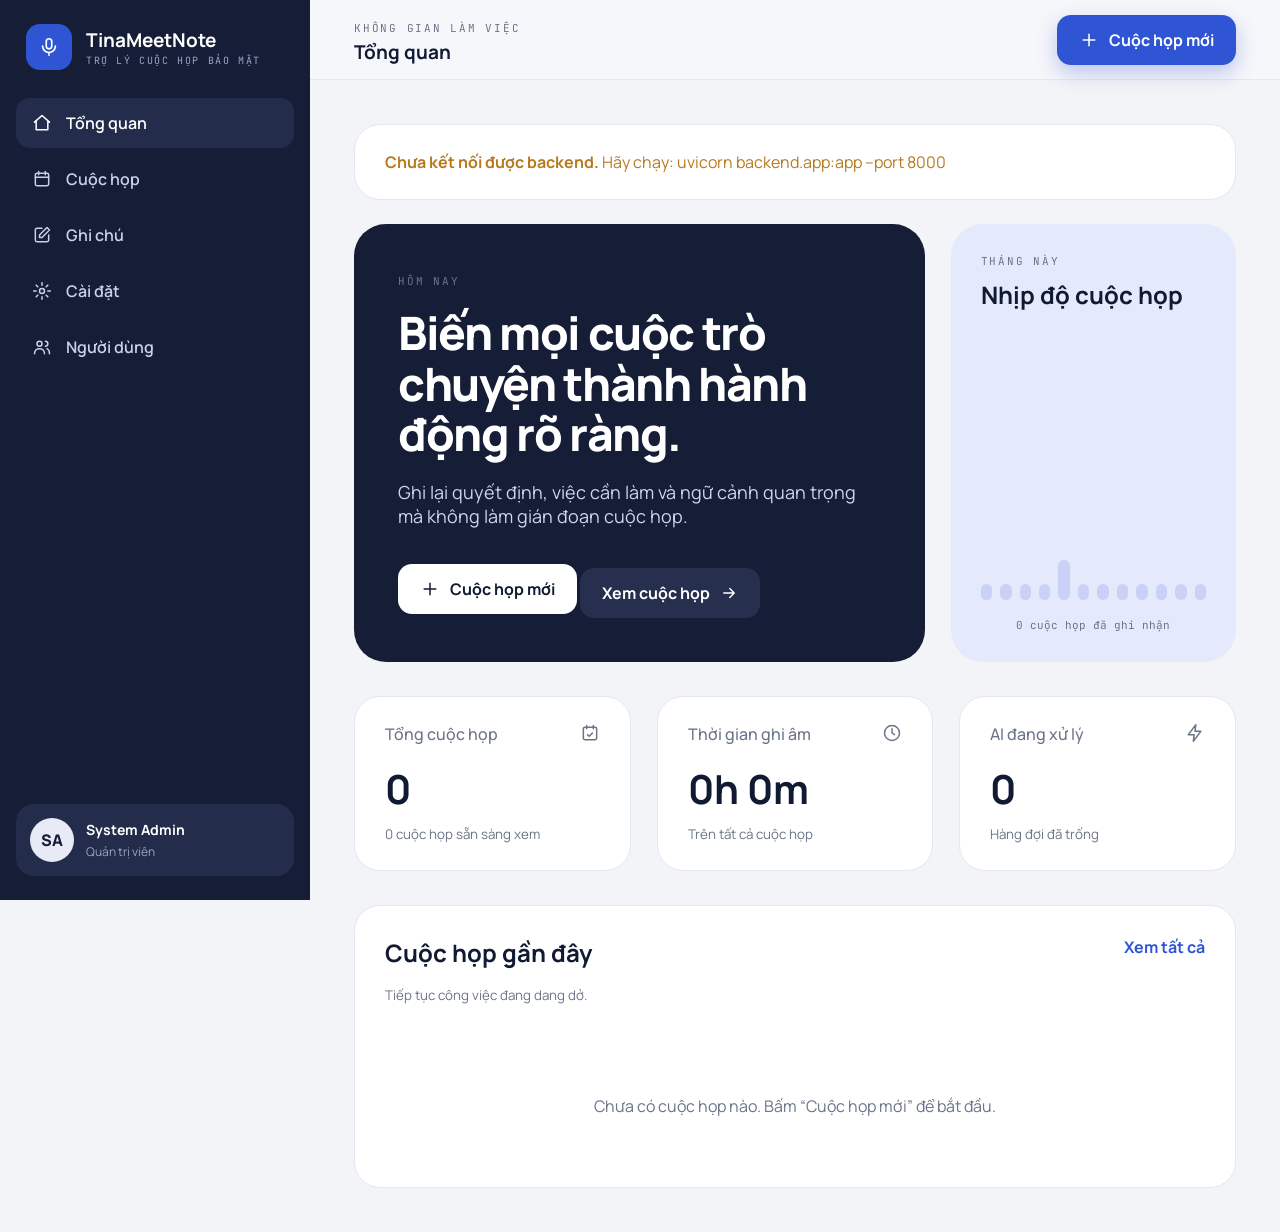
<file: frontend/index.html>
<!doctype html>
<html lang="vi">
<head>
<meta charset="utf-8">
<meta name="viewport" content="width=device-width,initial-scale=1">
<title>Tổng quan | TinaMeetNote</title>
<link href="https://fonts.googleapis.com/css2?family=Manrope:wght@400;500;600;700;800&family=JetBrains+Mono:wght@500&display=swap" rel="stylesheet">
<link rel="stylesheet" href="css/style.css">
</head>
<body>
<div id="app"></div>
<script src="js/common.js"></script>
<script>
layout('index.html', 'Tổng quan');
loadMeetings().then(() => {
  const total = meetings.reduce((a, m) => a + (m.sec || 0), 0);
  const processing = meetings.filter(m => m.status === 'processing').length;
  const done = meetings.filter(m => m.status === 'done').length;
  const bars = Array.from({length: 12}, (_, i) => `<i class="${i === 4 ? 't' : ''}"></i>`).join('');
  document.getElementById('view').innerHTML = warn() + `
  <div class="grid">
    <div class="hero"><span class="eyebrow">Hôm nay</span>
      <h2>Biến mọi cuộc trò chuyện thành hành động rõ ràng.</h2>
      <p>Ghi lại quyết định, việc cần làm và ngữ cảnh quan trọng mà không làm gián đoạn cuộc họp.</p>
      <a class="btn w" href="new-meeting.html">${ic('plus')} Cuộc họp mới</a>
      <a class="btn g" href="meetings.html">Xem cuộc họp ${ic('arr', 18)}</a></div>
    <div class="pulse"><span class="eyebrow">Tháng này</span><h3>Nhịp độ cuộc họp</h3>
      <div class="bars">${bars}</div><small>${meetings.length} cuộc họp đã ghi nhận</small></div>
  </div>
  <div class="stats">
    <div class="card"><div class="stat">Tổng cuộc họp ${ic('chk')}</div><b>${meetings.length}</b><small>${done} cuộc họp sẵn sàng xem</small></div>
    <div class="card"><div class="stat">Thời gian ghi âm ${ic('clock')}</div><b>${Math.floor(total / 3600)}h ${Math.floor(total % 3600 / 60)}m</b><small>Trên tất cả cuộc họp</small></div>
    <div class="card"><div class="stat">AI đang xử lý ${ic('bolt')}</div><b>${processing}</b><small>${processing ? 'Đang chờ trong hàng đợi' : 'Hàng đợi đã trống'}</small></div>
  </div>
  <div class="card big"><div class="top"><div><h3>Cuộc họp gần đây</h3><small>Tiếp tục công việc đang dang dở.</small></div>
    <a class="link" href="meetings.html">Xem tất cả</a></div>${meetingTable(meetings.slice(-3).reverse())}</div>`;
});
</script>
</body>
</html>
</file>
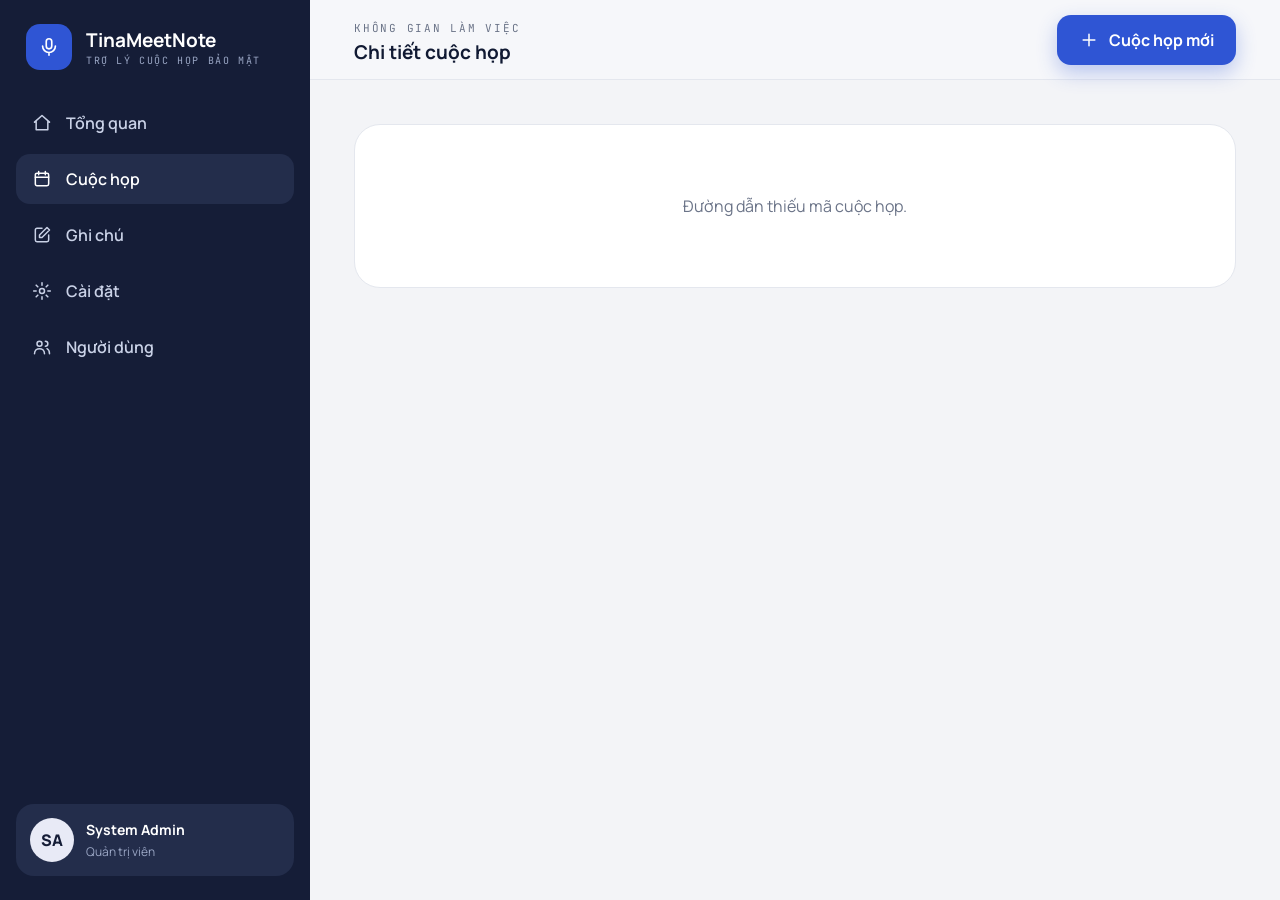
<file: frontend/meeting.html>
<!doctype html>
<html lang="vi">
<head>
<meta charset="utf-8">
<meta name="viewport" content="width=device-width,initial-scale=1">
<title>Chi tiết cuộc họp | TinaMeetNote</title>
<link href="https://fonts.googleapis.com/css2?family=Manrope:wght@400;500;600;700;800&family=JetBrains+Mono:wght@500&display=swap" rel="stylesheet">
<link rel="stylesheet" href="css/style.css?v=6">
</head>
<body>
<div id="app"></div>
<script src="js/common.js?v=4"></script>
<script src="js/meeting.js?v=7"></script>
</body>
</html>
</file>
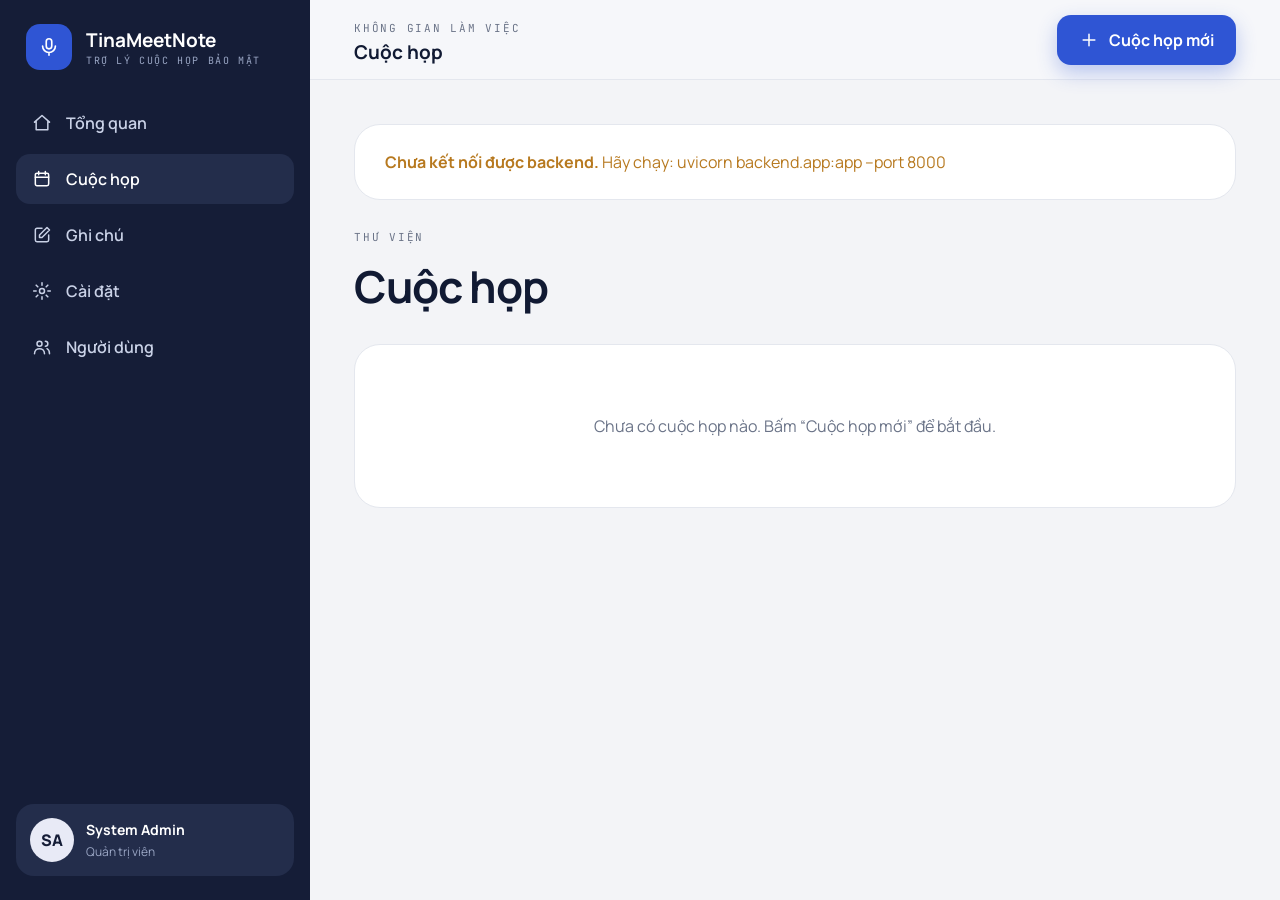
<file: frontend/meetings.html>
<!doctype html>
<html lang="vi">
<head>
<meta charset="utf-8">
<meta name="viewport" content="width=device-width,initial-scale=1">
<title>Cuộc họp | TinaMeetNote</title>
<link href="https://fonts.googleapis.com/css2?family=Manrope:wght@400;500;600;700;800&family=JetBrains+Mono:wght@500&display=swap" rel="stylesheet">
<link rel="stylesheet" href="css/style.css">
</head>
<body>
<div id="app"></div>
<script src="js/common.js"></script>
<script>
layout('meetings.html', 'Cuộc họp');
loadMeetings().then(() => {
  document.getElementById('view').innerHTML = warn() + `
  <span class="eyebrow">Thư viện</span><h2 class="h1">Cuộc họp</h2>
  <div style="height:20px"></div>
  <div class="card big" style="padding-top:0">${meetingTable(meetings.slice().reverse())}</div>`;
});
</script>
</body>
</html>
</file>
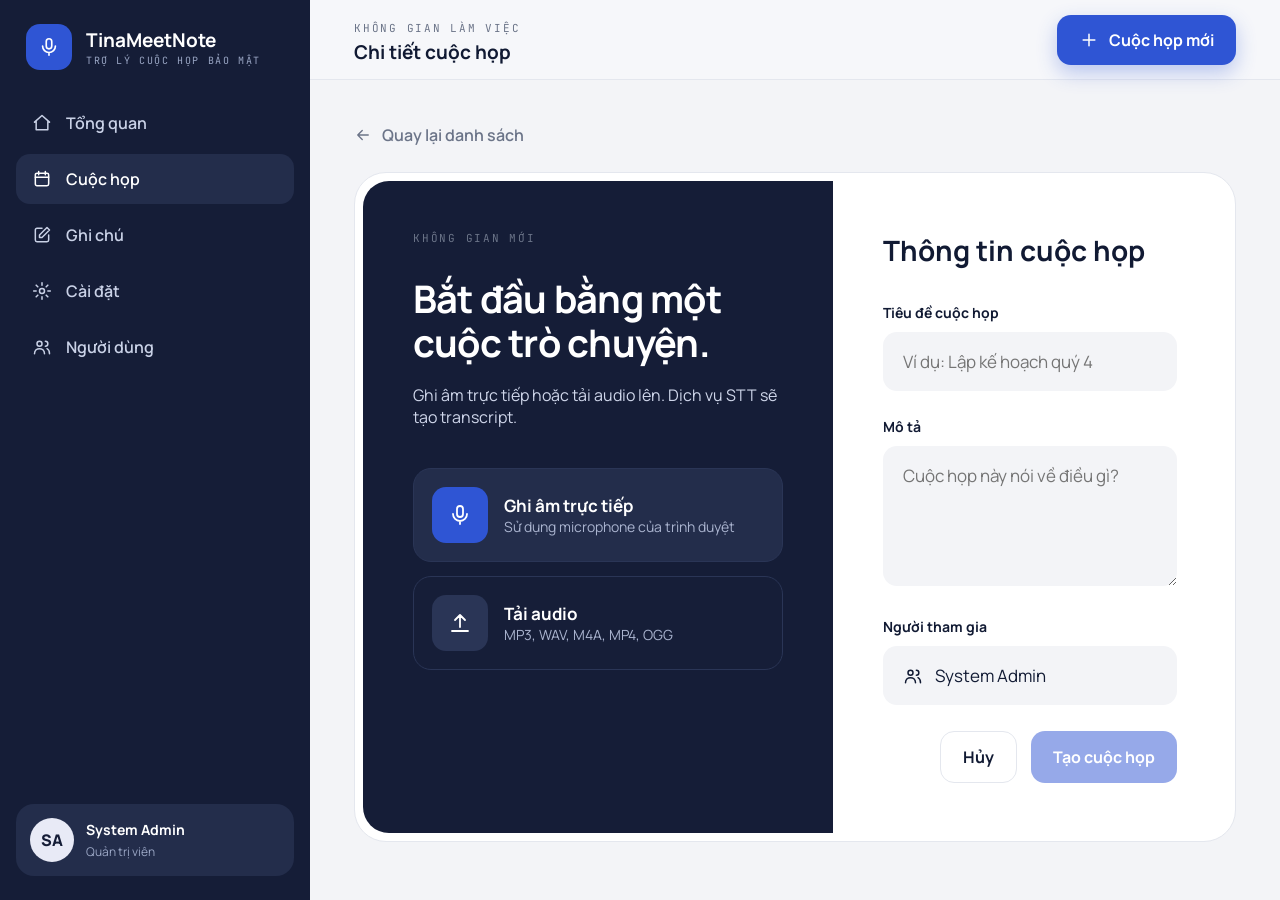
<file: frontend/new-meeting.html>
<!doctype html>
<html lang="vi">
<head>
<meta charset="utf-8">
<meta name="viewport" content="width=device-width,initial-scale=1">
<title>Cuộc họp mới | TinaMeetNote</title>
<link href="https://fonts.googleapis.com/css2?family=Manrope:wght@400;500;600;700;800&family=JetBrains+Mono:wght@500&display=swap" rel="stylesheet">
<link rel="stylesheet" href="css/style.css">
</head>
<body>
<div id="app"></div>
<script src="js/common.js"></script>
<script>
layout('meetings.html', 'Chi tiết cuộc họp');
document.getElementById('view').innerHTML = `
<a class="back" href="meetings.html">${ic('back', 18)} Quay lại danh sách</a>
<div class="new">
  <div class="l"><span class="eyebrow">Không gian mới</span>
    <h2>Bắt đầu bằng một cuộc trò chuyện.</h2>
    <p>Ghi âm trực tiếp hoặc tải audio lên. Dịch vụ STT sẽ tạo transcript.</p>
    <button class="opt on" onclick="pick('live')"><div class="ic">${ic('mic', 24)}</div><div><b>Ghi âm trực tiếp</b><span>Sử dụng microphone của trình duyệt</span></div></button>
    <button class="opt" onclick="pick('file')"><div class="ic">${ic('up', 24)}</div><div><b>Tải audio</b><span>MP3, WAV, M4A, MP4, OGG</span></div></button>
    <input type="file" id="f" accept="audio/*,video/mp4,.mp3,.wav,.m4a,.mp4,.ogg" hidden onchange="fileChosen(this)">
    <div id="src"></div></div>
  <div class="r"><h3>Thông tin cuộc họp</h3>
    <label for="t">Tiêu đề cuộc họp</label>
    <input class="in" id="t" placeholder="Ví dụ: Lập kế hoạch quý 4" oninput="chk()">
    <label for="d">Mô tả</label>
    <textarea class="in" id="d" placeholder="Cuộc họp này nói về điều gì?"></textarea>
    <label>Người tham gia</label>
    <div class="in" style="display:flex;gap:12px;align-items:center">${ic('users')} System Admin</div>
    <div class="acts"><a class="btn out" href="meetings.html">Hủy</a>
      <button class="btn pri" id="ok" disabled onclick="createMeeting()">Tạo cuộc họp</button></div></div>
</div>`;

let rec = null, chunks = [], audio = null;
const setSrc = t => { document.getElementById('src').textContent = t; };
const chk = () => { document.getElementById('ok').disabled = !document.getElementById('t').value.trim(); };

function pick(mode) {
  document.querySelectorAll('.opt').forEach((b, i) => b.classList.toggle('on', i === (mode === 'live' ? 0 : 1)));
  if (mode === 'file') return document.getElementById('f').click();
  if (rec && rec.state === 'recording') { rec.stop(); return; }
  navigator.mediaDevices.getUserMedia({audio: true}).then(s => {
    chunks = []; rec = new MediaRecorder(s);
    rec.ondataavailable = e => chunks.push(e.data);
    rec.onstop = () => {
      audio = new File(chunks, 'recording.webm', {type: rec.mimeType});
      s.getTracks().forEach(t => t.stop()); setSrc('Đã ghi âm xong.');
    };
    rec.start(); setSrc('Đang ghi âm… bấm “Ghi âm trực tiếp” lần nữa để dừng.');
  }).catch(() => setSrc('Không mở được microphone. Hãy cho phép trình duyệt dùng micro.'));
}
function fileChosen(input) {
  if (input.files[0]) { audio = input.files[0]; setSrc('Đã chọn: ' + audio.name); }
}
async function createMeeting() {
  if (!audio) return setSrc('Hãy ghi âm hoặc chọn file audio trước.');
  const btn = document.getElementById('ok');
  btn.disabled = true; btn.textContent = 'Đang gửi…';
  const fd = new FormData();
  fd.append('title', document.getElementById('t').value.trim());
  fd.append('description', document.getElementById('d').value);
  fd.append('file', audio);
  try {
    const r = await fetch(API + '/api/meetings', {method: 'POST', body: fd});
    if (!r.ok) throw new Error();
    location.href = 'meeting.html?id=' + (await r.json()).id;
  } catch (e) {
    setSrc('Không kết nối được backend. Hãy chạy: uvicorn backend.app:app --port 8000');
    btn.disabled = false; btn.textContent = 'Tạo cuộc họp';
  }
}
</script>
</body>
</html>
</file>
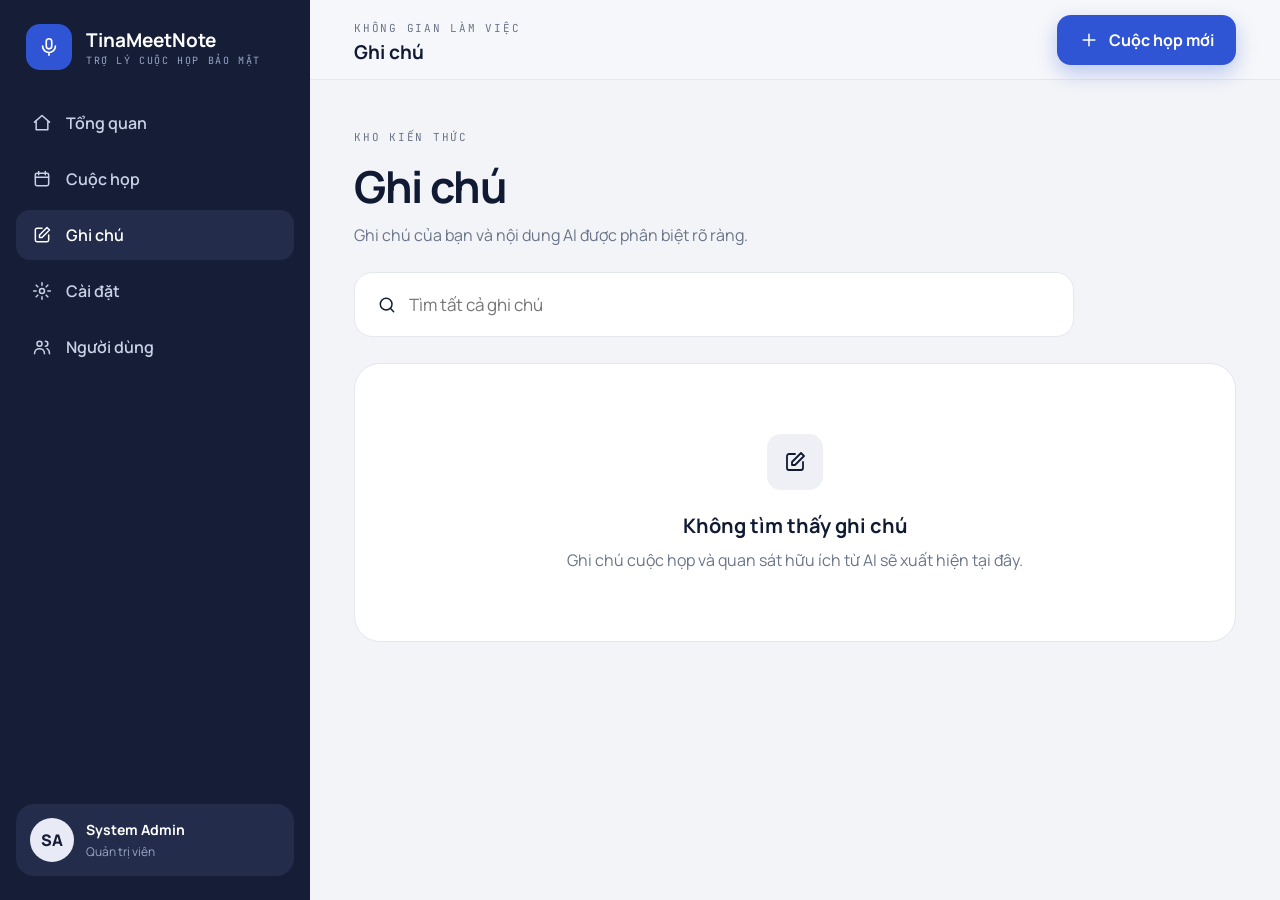
<file: frontend/notes.html>
<!doctype html>
<html lang="vi">
<head>
<meta charset="utf-8">
<meta name="viewport" content="width=device-width,initial-scale=1">
<title>Ghi chú | TinaMeetNote</title>
<link href="https://fonts.googleapis.com/css2?family=Manrope:wght@400;500;600;700;800&family=JetBrains+Mono:wght@500&display=swap" rel="stylesheet">
<link rel="stylesheet" href="css/style.css">
</head>
<body>
<div id="app"></div>
<script src="js/common.js"></script>
<script>
layout('notes.html', 'Ghi chú');
document.getElementById('view').innerHTML = `
<span class="eyebrow">Kho kiến thức</span><h2 class="h1">Ghi chú</h2>
<p style="color:var(--mute)">Ghi chú của bạn và nội dung AI được phân biệt rõ ràng.</p>
<div class="search">${ic('search')}<input placeholder="Tìm tất cả ghi chú" aria-label="Tìm ghi chú"></div>
<div class="card empty"><div class="ic">${ic('edit', 24)}</div><b>Không tìm thấy ghi chú</b>
Ghi chú cuộc họp và quan sát hữu ích từ AI sẽ xuất hiện tại đây.</div>`;
</script>
</body>
</html>
</file>
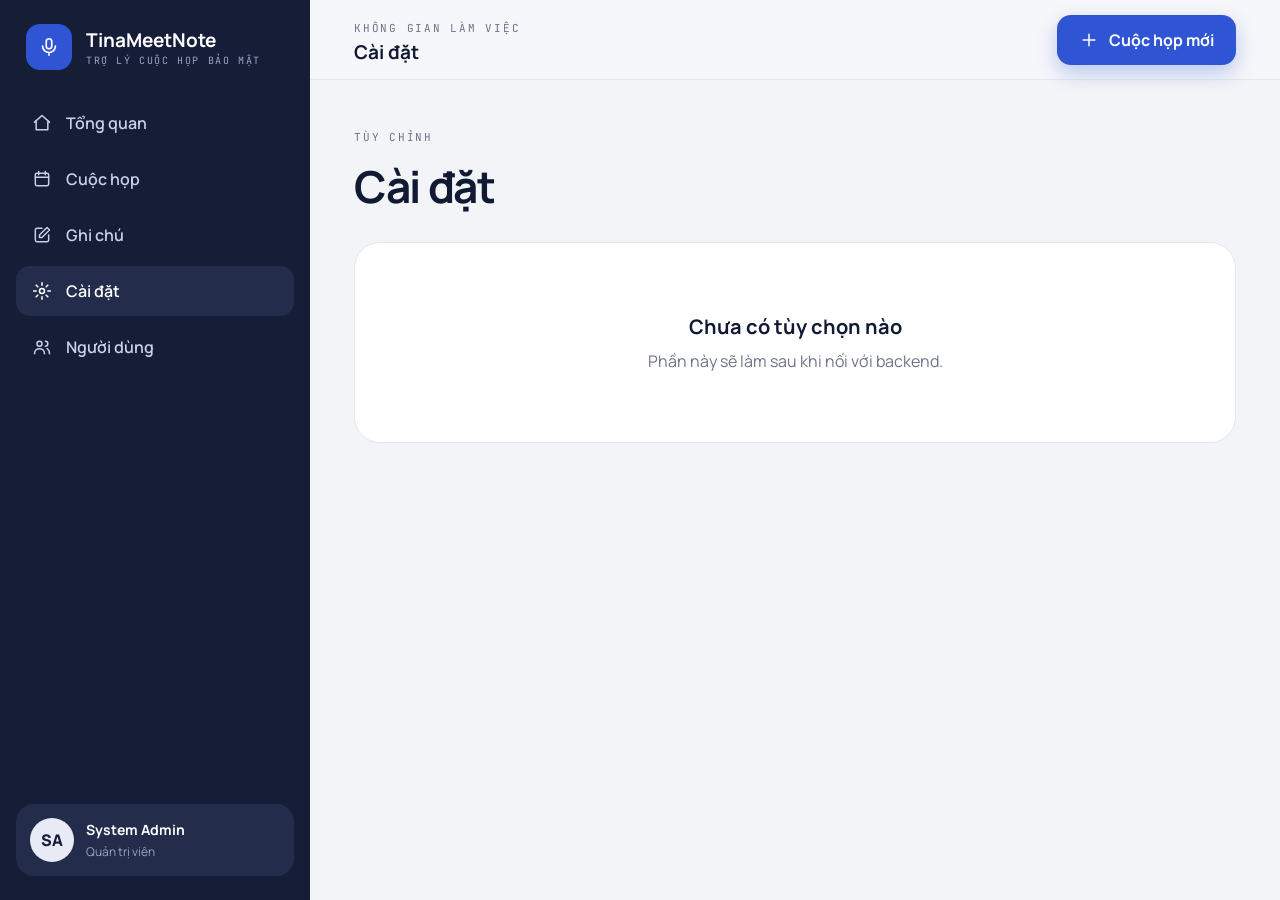
<file: frontend/settings.html>
<!doctype html>
<html lang="vi">
<head>
<meta charset="utf-8">
<meta name="viewport" content="width=device-width,initial-scale=1">
<title>Cài đặt | TinaMeetNote</title>
<link href="https://fonts.googleapis.com/css2?family=Manrope:wght@400;500;600;700;800&family=JetBrains+Mono:wght@500&display=swap" rel="stylesheet">
<link rel="stylesheet" href="css/style.css">
</head>
<body>
<div id="app"></div>
<script src="js/common.js"></script>
<script>
layout('settings.html', 'Cài đặt');
document.getElementById('view').innerHTML = `
<span class="eyebrow">Tùy chỉnh</span><h2 class="h1">Cài đặt</h2>
<div class="card empty" style="margin-top:26px"><b>Chưa có tùy chọn nào</b>Phần này sẽ làm sau khi nối với backend.</div>`;
</script>
</body>
</html>
</file>
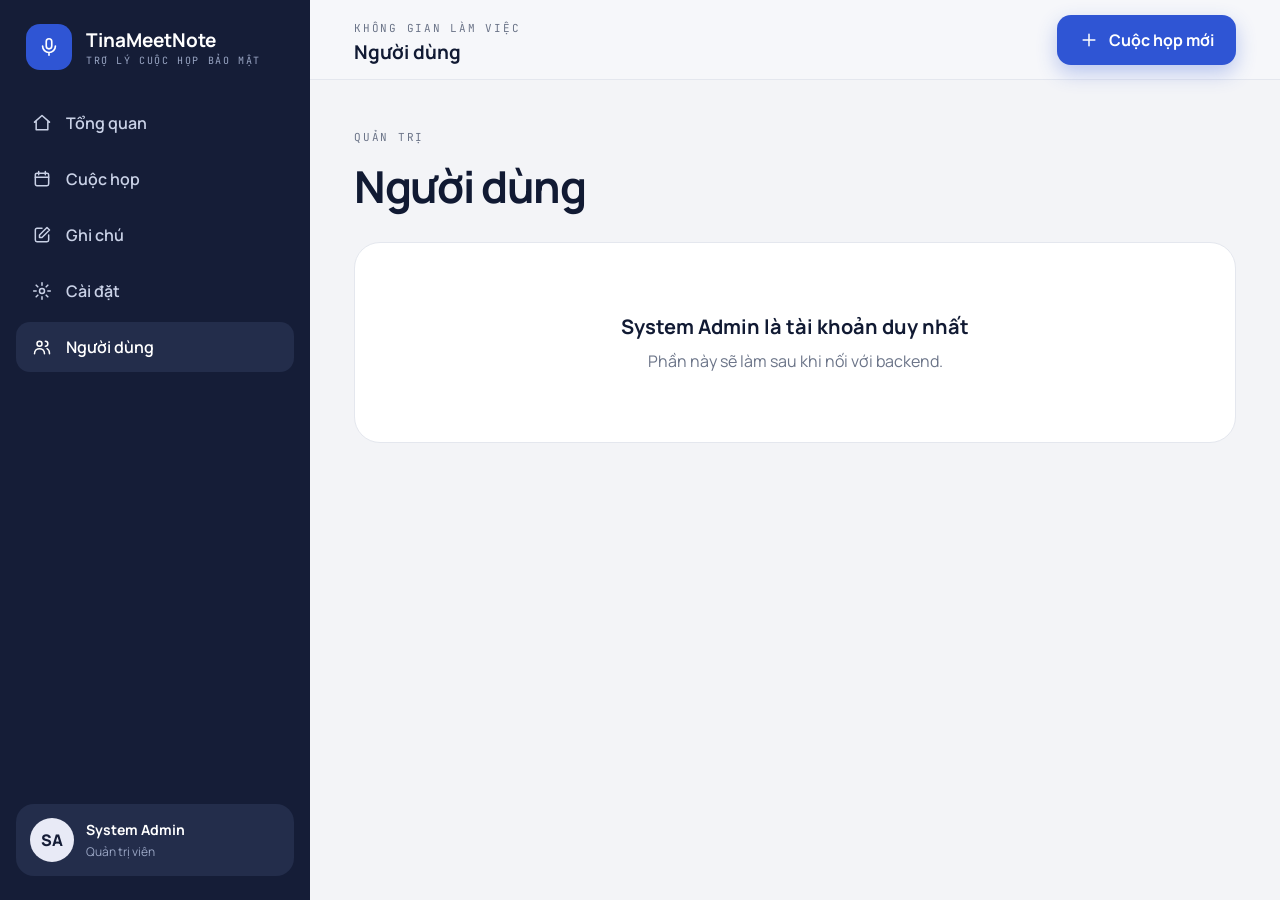
<file: frontend/users.html>
<!doctype html>
<html lang="vi">
<head>
<meta charset="utf-8">
<meta name="viewport" content="width=device-width,initial-scale=1">
<title>Người dùng | TinaMeetNote</title>
<link href="https://fonts.googleapis.com/css2?family=Manrope:wght@400;500;600;700;800&family=JetBrains+Mono:wght@500&display=swap" rel="stylesheet">
<link rel="stylesheet" href="css/style.css">
</head>
<body>
<div id="app"></div>
<script src="js/common.js"></script>
<script>
layout('users.html', 'Người dùng');
document.getElementById('view').innerHTML = `
<span class="eyebrow">Quản trị</span><h2 class="h1">Người dùng</h2>
<div class="card empty" style="margin-top:26px"><b>System Admin là tài khoản duy nhất</b>Phần này sẽ làm sau khi nối với backend.</div>`;
</script>
</body>
</html>
</file>
<file: frontend/css/style.css>
:root{--navy:#151d37;--navy2:#232d4b;--bg:#f3f4f7;--ink:#111a33;--mute:#6b7488;--line:#e4e7ee;--blue:#2f55d4;--tint:#e5e9fc;--ok:#16a34a}
*{box-sizing:border-box;margin:0}
body{font-family:Manrope,system-ui,sans-serif;background:var(--bg);color:var(--ink)}
#app{display:flex;min-height:100vh;width:100%}
a{color:inherit;text-decoration:none}
button{font:inherit;cursor:pointer;border:0;color:inherit;background:none}
a:focus-visible,button:focus-visible,input:focus-visible,textarea:focus-visible{outline:2px solid var(--blue);outline-offset:2px}
svg{width:20px;height:20px;fill:none;stroke:currentColor;stroke-width:1.8;stroke-linecap:round;stroke-linejoin:round;flex:none}
.eyebrow{font-family:"JetBrains Mono",monospace;font-size:11px;letter-spacing:.16em;text-transform:uppercase;color:var(--mute)}
aside{width:310px;background:var(--navy);color:#fff;padding:24px 16px;display:flex;flex-direction:column;position:sticky;top:0;height:100vh;flex:none}
.brand{display:flex;gap:14px;align-items:center;padding:0 10px 28px}
.logo{width:46px;height:46px;border-radius:14px;background:var(--blue);display:grid;place-items:center}
.brand b{font-size:19px;display:block}.brand .eyebrow{font-size:10px;color:#9aa6c4;line-height:1.5;display:block}
nav{display:flex;flex-direction:column;gap:6px}
nav a{display:flex;align-items:center;gap:14px;padding:14px 16px;border-radius:14px;color:#c9d1e6;font-weight:600;font-size:16px}
nav a:hover{background:#1d2745}nav a.on{background:var(--navy2);color:#fff}
.me{margin-top:auto;background:var(--navy2);border-radius:18px;padding:14px;display:flex;align-items:center;gap:12px}
.av{width:44px;height:44px;border-radius:50%;background:#e8eaf6;color:var(--navy);display:grid;place-items:center;font-weight:800}
.me b{font-size:14px;display:block}.me small{color:#9aa6c4;font-size:12px}
main{flex:1;min-width:0}
header{height:80px;border-bottom:1px solid var(--line);background:#f6f7fa;padding:0 44px;display:flex;align-items:center;justify-content:space-between}
header h1{font-size:19px;font-weight:700;margin-top:2px}
.btn{display:inline-flex;align-items:center;gap:10px;border-radius:14px;padding:14px 22px;font-weight:700;font-size:16px}
.btn.pri{background:var(--blue);color:#fff;box-shadow:0 8px 20px rgba(47,85,212,.3)}
.btn.pri:disabled{opacity:.5;box-shadow:none;cursor:not-allowed}
.btn.out{background:#fff;border:1px solid var(--line)}
.wrap{padding:44px}
.grid{display:grid;grid-template-columns:2fr 1fr;gap:26px}
.hero{background:var(--navy);color:#fff;border-radius:32px;padding:44px}
.hero h2{font-size:46px;line-height:1.1;letter-spacing:-.03em;font-weight:800;margin:18px 0 20px;max-width:680px}
.hero p{color:#cfd6ea;font-size:18px;margin-bottom:36px}
.hero .btn.w{background:#fff;color:var(--ink)}.hero .btn.g{background:#262f4d;color:#fff}
.pulse{background:var(--tint);border-radius:32px;padding:30px;display:flex;flex-direction:column}
.pulse h3{font-size:24px;margin-top:10px}
.bars{margin-top:auto;display:flex;align-items:flex-end;gap:8px;height:130px}
.bars i{flex:1;background:#c9d1f6;border-radius:6px;height:16px}.bars i.t{height:40px}
.pulse small{text-align:center;margin-top:18px;font-family:"JetBrains Mono",monospace;font-size:11px;color:var(--mute)}
.stats{display:grid;grid-template-columns:repeat(3,1fr);gap:26px;margin:34px 0}
.card{background:#fff;border:1px solid var(--line);border-radius:26px;padding:26px 30px}
.stat{display:flex;justify-content:space-between;color:var(--mute);font-weight:500}
.stat+b{display:block;font-size:40px;margin:16px 0 6px}.card small{color:var(--mute)}
.card.big{padding:30px 0 0;overflow:hidden}
.card.big .top{padding:0 30px 20px;display:flex;justify-content:space-between;align-items:flex-start}
.card.big h3{font-size:24px}.link{color:var(--blue);font-weight:700}
table{width:100%;border-collapse:collapse}
th{font-family:"JetBrains Mono",monospace;font-size:11px;letter-spacing:.14em;text-transform:uppercase;color:var(--mute);text-align:left;padding:14px 30px;border-bottom:1px solid var(--line);font-weight:500}
td{padding:20px 30px;border-bottom:1px solid var(--line);color:var(--mute);font-size:15px}
tr:last-child td{border:0}td b{color:var(--ink);font-size:20px;display:block}
.who{display:flex;gap:8px;align-items:center}
.badge{display:inline-flex;align-items:center;gap:8px;padding:6px 14px;border-radius:99px;font-size:13px;font-weight:600;background:#e7f6ec;color:var(--ok)}
.badge::before{content:"";width:8px;height:8px;border-radius:50%;background:currentColor}
.badge.wait{background:#fff4dc;color:#b7791f}
.new{max-width:1120px;margin:0 auto;display:grid;grid-template-columns:470px 1fr;background:#fff;border:1px solid var(--line);border-radius:32px;padding:8px}
.new .l{background:var(--navy);color:#fff;border-radius:26px 0 0 26px;padding:50px;display:flex;flex-direction:column;gap:14px}
.new .l h2{font-size:38px;line-height:1.15;letter-spacing:-.02em;margin:18px 0 6px}
.new .l p{color:#cfd6ea;margin-bottom:26px}
.opt{display:flex;gap:16px;align-items:center;text-align:left;width:100%;padding:18px;border-radius:18px;border:1px solid #2a3556;background:#161e38}
.opt.on{background:var(--navy2)}.opt span{display:block;font-size:14px;color:#aab4cf}.opt b{font-size:17px}
.ic{width:56px;height:56px;border-radius:14px;background:#2a3556;display:grid;place-items:center;flex:none}
.opt.on .ic{background:var(--blue)}
#src{color:#aab4cf;font-size:14px;min-height:20px;padding-left:4px}
.new .r{padding:50px}.new h3{font-size:28px;margin-bottom:34px}
label{display:block;font-weight:700;font-size:14px;margin:0 0 10px}
.in{width:100%;background:#f3f4f7;border:0;border-radius:14px;padding:18px 20px;font:inherit;font-size:17px;margin-bottom:26px;color:var(--ink)}
textarea.in{height:140px;resize:vertical}
.acts{display:flex;justify-content:flex-end;gap:14px}
.back{display:flex;gap:10px;align-items:center;color:var(--mute);font-weight:600;margin:0 auto 26px;max-width:1120px}
.empty{text-align:center;padding:70px 20px;color:var(--mute)}
.empty .ic{background:#eef0f5;margin:0 auto 22px;color:var(--ink)}.empty b{display:block;color:var(--ink);font-size:20px;margin-bottom:10px}
.search{display:flex;align-items:center;gap:12px;background:#fff;border:1px solid var(--line);border-radius:18px;padding:0 22px;max-width:720px;margin:26px 0}
.search input{border:0;background:none;font:inherit;font-size:17px;padding:20px 0;flex:1;outline:0}
.h1{font-size:44px;letter-spacing:-.03em;margin:10px 0 8px}
@media(max-width:1000px){aside{width:84px}.brand div:last-child,nav a span,.me div:last-child{display:none}nav a{justify-content:center}.grid,.stats,.new{grid-template-columns:1fr}.new .l{border-radius:26px 26px 0 0}.wrap{padding:24px}header{padding:0 20px}.hero h2{font-size:34px}}
.badge.err{background:#fde8e8;color:#c0392b}
.card h3{font-size:22px;margin-bottom:14px}
pre.txt{white-space:pre-wrap;font:inherit;line-height:1.7;color:var(--ink)}
td a:hover{color:var(--blue)}
/* TinaMeetNote: biên bản dạng tài liệu + transcript có dấu câu */
.minutes-sheet{max-width:1120px;margin:auto;color:var(--ink);line-height:1.75}
.minutes-title{text-align:center;border-bottom:1px solid var(--line);padding:10px 12px 24px;margin-bottom:26px}
.minutes-title>span{font-size:12px;letter-spacing:.2em;font-weight:800;color:var(--blue)}
.minutes-title h2{font-size:28px;line-height:1.3;margin:8px 0;font-weight:800}
.minutes-title p,.muted,.transcript-note{color:var(--mute);font-size:13px}
.minutes-info{display:grid;grid-template-columns:1fr 1fr;gap:15px;background:#f6f8fc;border-radius:14px;padding:22px;margin-bottom:26px}
.minutes-info div{display:flex;flex-direction:column;gap:3px}
.minutes-info b{color:var(--mute);font-size:12px;text-transform:uppercase;letter-spacing:.06em}
.minutes-info span{font-size:15px;font-weight:600}
.minutes-info .full{grid-column:1/-1}
.minutes-section{margin:30px 0}
.minutes-section>h3{font-size:17px;letter-spacing:.01em;border-bottom:1px solid var(--line);padding-bottom:12px;margin-bottom:16px;color:var(--navy)}
.minutes-section p{font-size:15px;line-height:1.85}
.minutes-topic{margin:0 0 18px}.minutes-topic h4{font-size:15px;margin-bottom:8px}
.minutes-list{padding-left:24px;margin:6px 0}.minutes-list li{padding:3px 0;font-size:15px}
.minutes-table-wrap{overflow-x:auto}.minutes-table th{padding:12px 14px;white-space:nowrap}
.minutes-table td{padding:12px 14px;color:var(--ink);font-size:14px;vertical-align:top;overflow-wrap:anywhere}
.minutes-table td:first-child{white-space:nowrap}
.transcript-head{display:flex;justify-content:space-between;gap:15px;align-items:center;flex-wrap:wrap}
.tab-pair{display:flex;gap:4px;background:#f0f3f9;padding:4px;border-radius:10px}
.tab-btn{padding:9px 13px;border-radius:8px;font-size:13px;font-weight:700;color:var(--mute)}
.tab-btn.selected{background:#fff;color:var(--blue);box-shadow:0 1px 4px #18214018}
.transcript-note{margin:0 0 16px}
.readable-transcript{white-space:pre-wrap;overflow-wrap:anywhere;line-height:2;font-size:15px}
@media(max-width:650px){.minutes-info{grid-template-columns:1fr}.minutes-title h2{font-size:22px}}
[hidden]{display:none!important}
button:disabled{opacity:.55;cursor:not-allowed}
.meeting-meta{margin:12px 0 26px;color:var(--mute);line-height:2}
.meeting-sections{display:grid;grid-template-columns:minmax(0,1fr);gap:26px;min-width:0}
.meeting-sections>.card{min-width:0}
.progress-caption{font-weight:600;color:var(--blue);margin-bottom:18px}
.processing-steps{display:grid;grid-template-columns:repeat(4,1fr);gap:12px;padding:0;list-style:none;margin:20px 0}
.processing-steps li{display:flex;gap:10px;align-items:center;font-size:14px;color:var(--mute);padding:12px 0;border-bottom:3px solid var(--line)}
.processing-steps li span{display:grid;place-items:center;flex:none;width:28px;height:28px;border-radius:50%;background:#eef0f5}
.processing-steps li.active{color:var(--blue);border-color:var(--blue)}
.processing-steps li.complete{color:#14703a;border-color:#8acfaa}
.processing-steps li.failed{color:#b42318;border-color:#e79891}
.processing-times{display:flex;flex-wrap:wrap;gap:18px 30px;margin:20px 0}
.processing-times dt{font-size:12px;color:var(--mute);margin-bottom:6px}
.processing-times dd{font-size:16px;font-weight:700;margin:0}
.meeting-notice{padding:14px 18px;background:#edf2ff;border:1px solid #d9e1fd;border-radius:12px;font-size:14px;line-height:1.6;margin:12px 0}
.meeting-notice.error{background:#fff1f0;border-color:#f0c2be;color:#a22c24}
.transcript-tabs{width:fit-content;margin:18px 0}
.transcript-input.in{min-height:300px;height:40vh;line-height:1.9;margin:0}
.transcript-actions{display:flex;flex-wrap:wrap;gap:12px;justify-content:flex-end;margin-top:20px}
.edit-message{min-height:26px;margin-top:10px;font-size:14px;color:#a22c24}
.spk-line { margin: 0 0 10px; line-height: 1.6; }
.spk-panel{margin:16px 0}
.spk-count{font-size:15px;margin:0 0 10px}
.spk-chips{display:flex;flex-wrap:wrap;gap:8px;margin-bottom:14px}
.spk-chip{border:1.5px solid;border-radius:999px;padding:4px 12px;font-size:13px}
.spk-turn{display:flex;gap:14px;padding:10px 0;border-top:1px solid var(--line)}
.spk-turn p{margin:4px 0 0;line-height:1.6}
.spk-time{font-family:"JetBrains Mono",monospace;font-size:12px;color:var(--mute);min-width:44px;padding-top:2px}
/* Chat Q&A cuộc họp */
.chat-chips { display: flex; flex-wrap: wrap; gap: 8px; margin: 12px 0; }
.chat-chip { font-size: 13px; padding: 6px 12px; }
.chat-log { display: flex; flex-direction: column; gap: 10px; max-height: 360px; overflow-y: auto; margin: 14px 0; padding: 4px 2px; }
.chat-msg { display: flex; }
.chat-msg.user { justify-content: flex-end; }
.chat-msg.bot { justify-content: flex-start; }
.chat-bubble { max-width: 82%; padding: 10px 14px; border-radius: 12px; font-size: 14px; line-height: 1.5; background: #f3f4f6; color: #111827; }
.chat-msg.user .chat-bubble { background: #4f46e5; color: #ffffff; }
.chat-bubble strong { display: block; font-size: 11px; opacity: 0.8; margin-bottom: 4px; text-transform: uppercase; letter-spacing: 0.04em; }
.chat-bubble p { margin: 0; }
.chat-form { display: flex; gap: 10px; margin-top: 8px; }
.chat-form .in { flex: 1; }
@media(max-width:650px){.processing-steps{grid-template-columns:1fr 1fr}.transcript-actions .btn{width:100%;justify-content:center}.transcript-head .btn{font-size:14px}}
</file>
